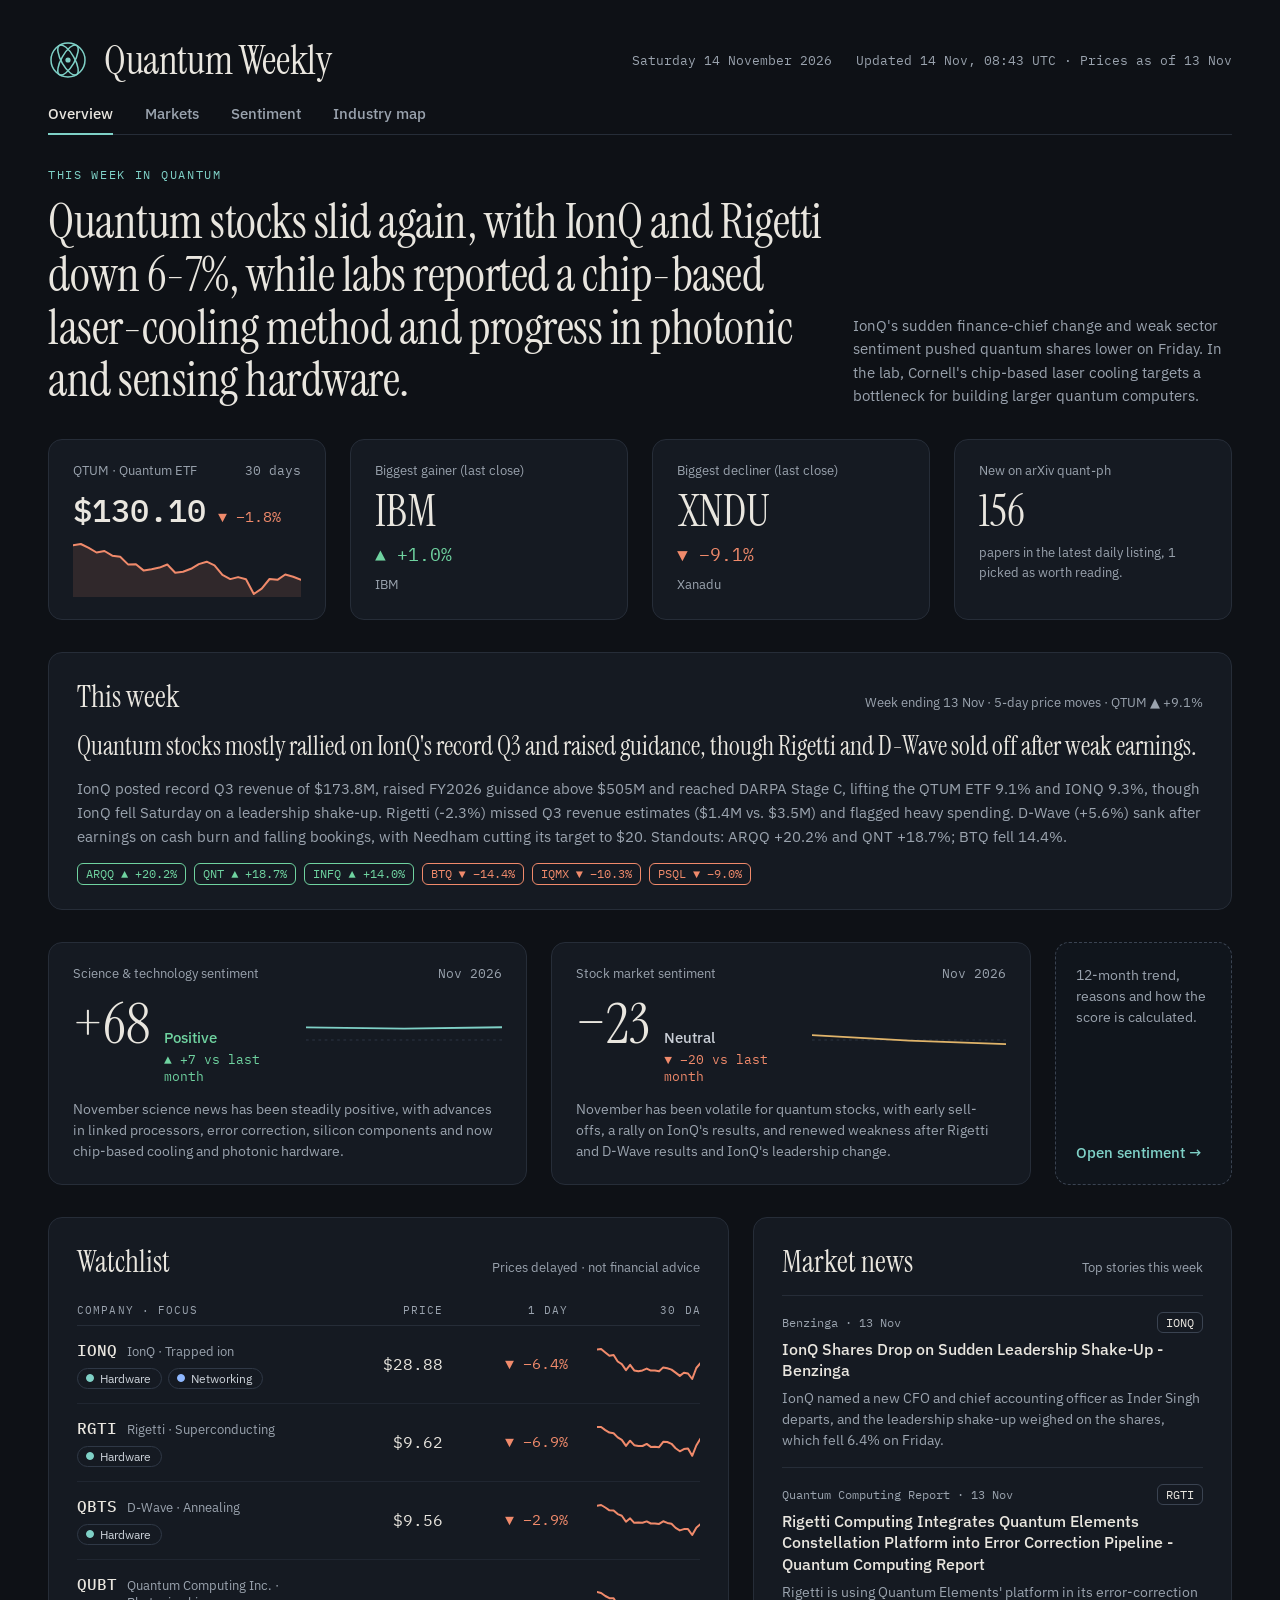
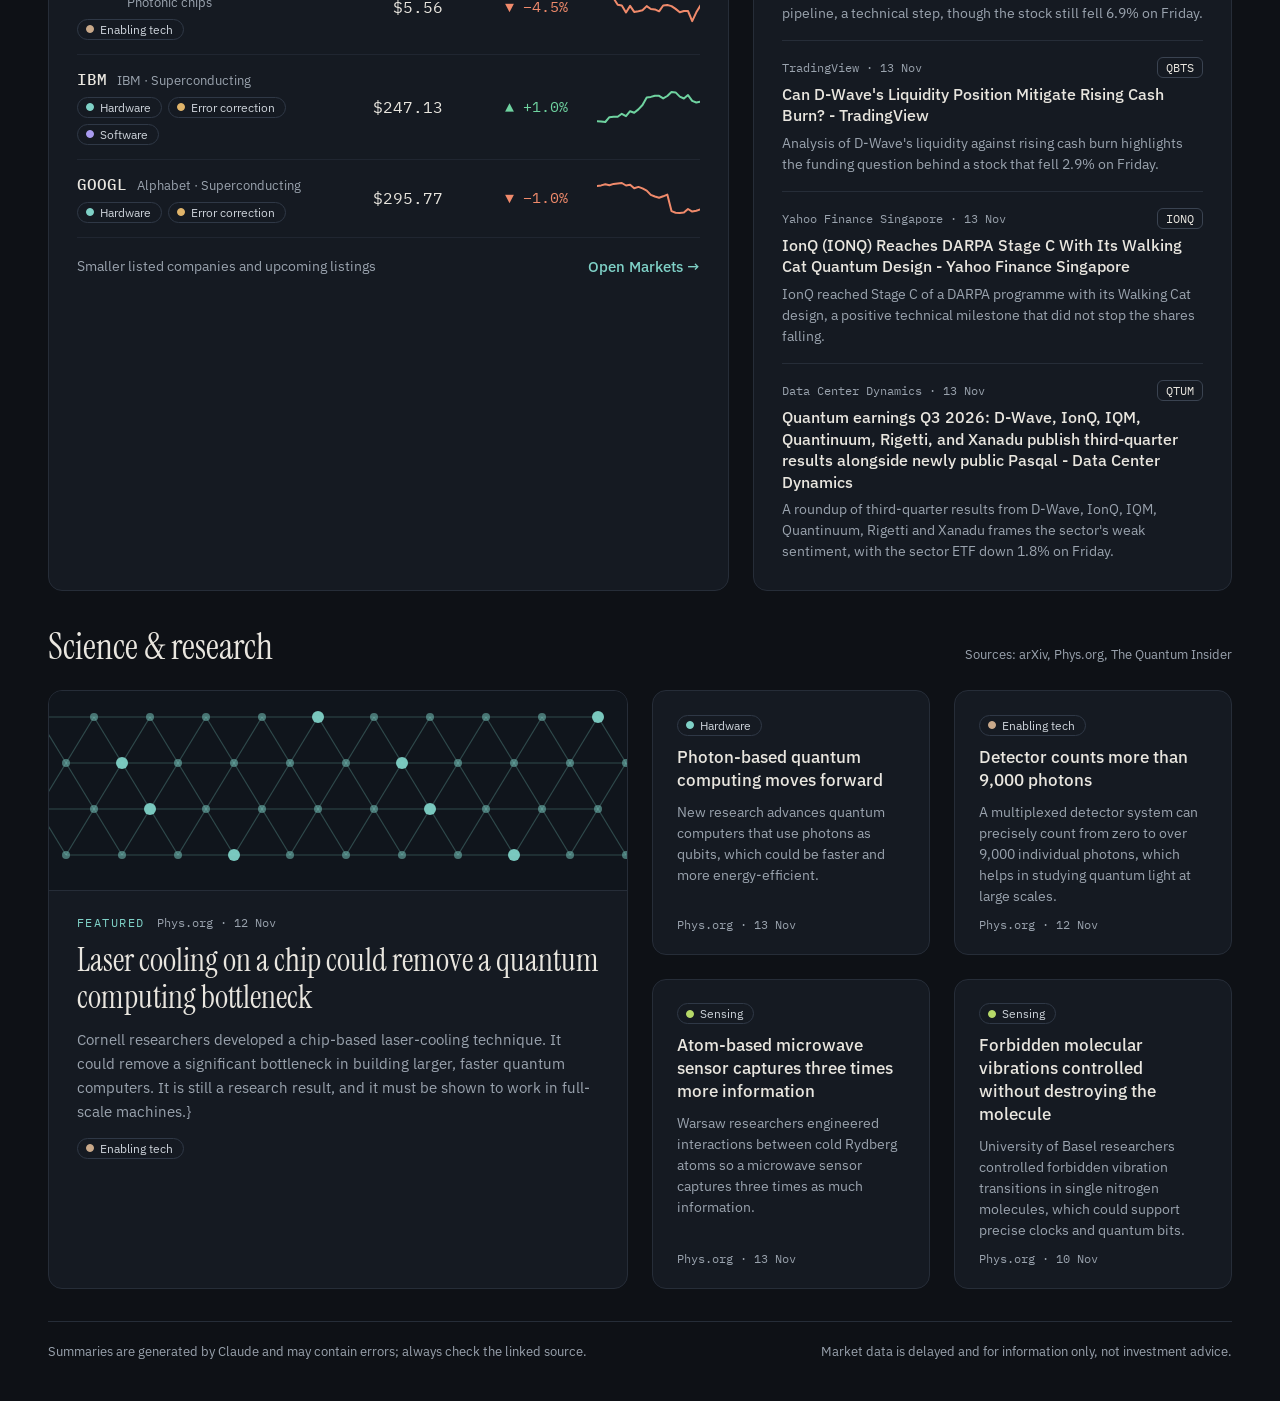
<file: docs/index.html>
<!doctype html>
<html lang="en">
<head>
<meta charset="utf-8">
<meta name="viewport" content="width=device-width, initial-scale=1">
<title>Quantum Weekly · Overview</title>
<meta name="description" content="A weekly dashboard on quantum computing: stocks, sentiment and scientific progress.">
<link rel="preconnect" href="https://fonts.googleapis.com">
<link rel="preconnect" href="https://fonts.gstatic.com" crossorigin>
<link href="https://fonts.googleapis.com/css2?family=Instrument+Serif:ital@0;1&family=IBM+Plex+Sans:wght@400;500;600&family=IBM+Plex+Mono:wght@400;500&display=swap" rel="stylesheet">
<link rel="stylesheet" href="assets/style.css">
</head>
<body data-page="overview">
<div id="app"><div class="page"><div class="loading">Loading the latest data…</div></div></div>
<noscript><div class="page"><div class="loading">This dashboard needs JavaScript to show its data.</div></div></noscript>
<script src="assets/app.js"></script>
</body>
</html>
</file>
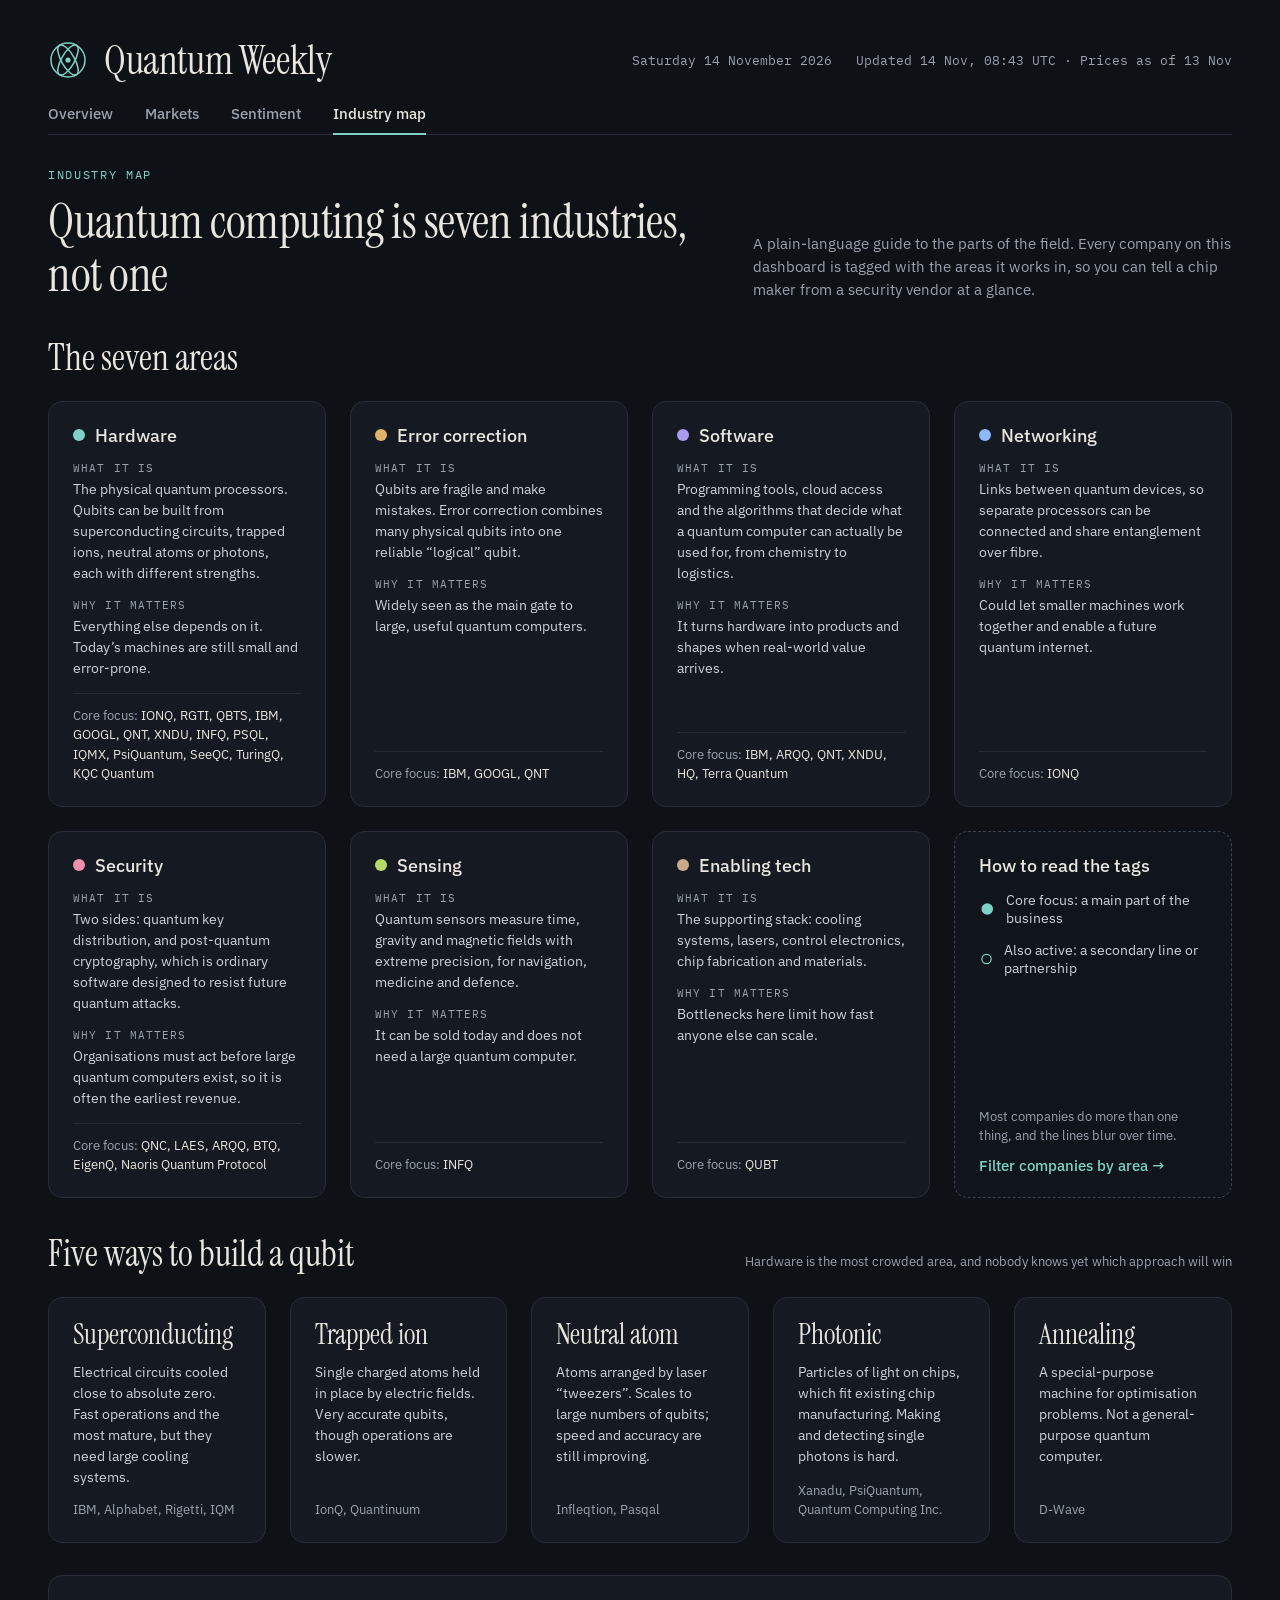
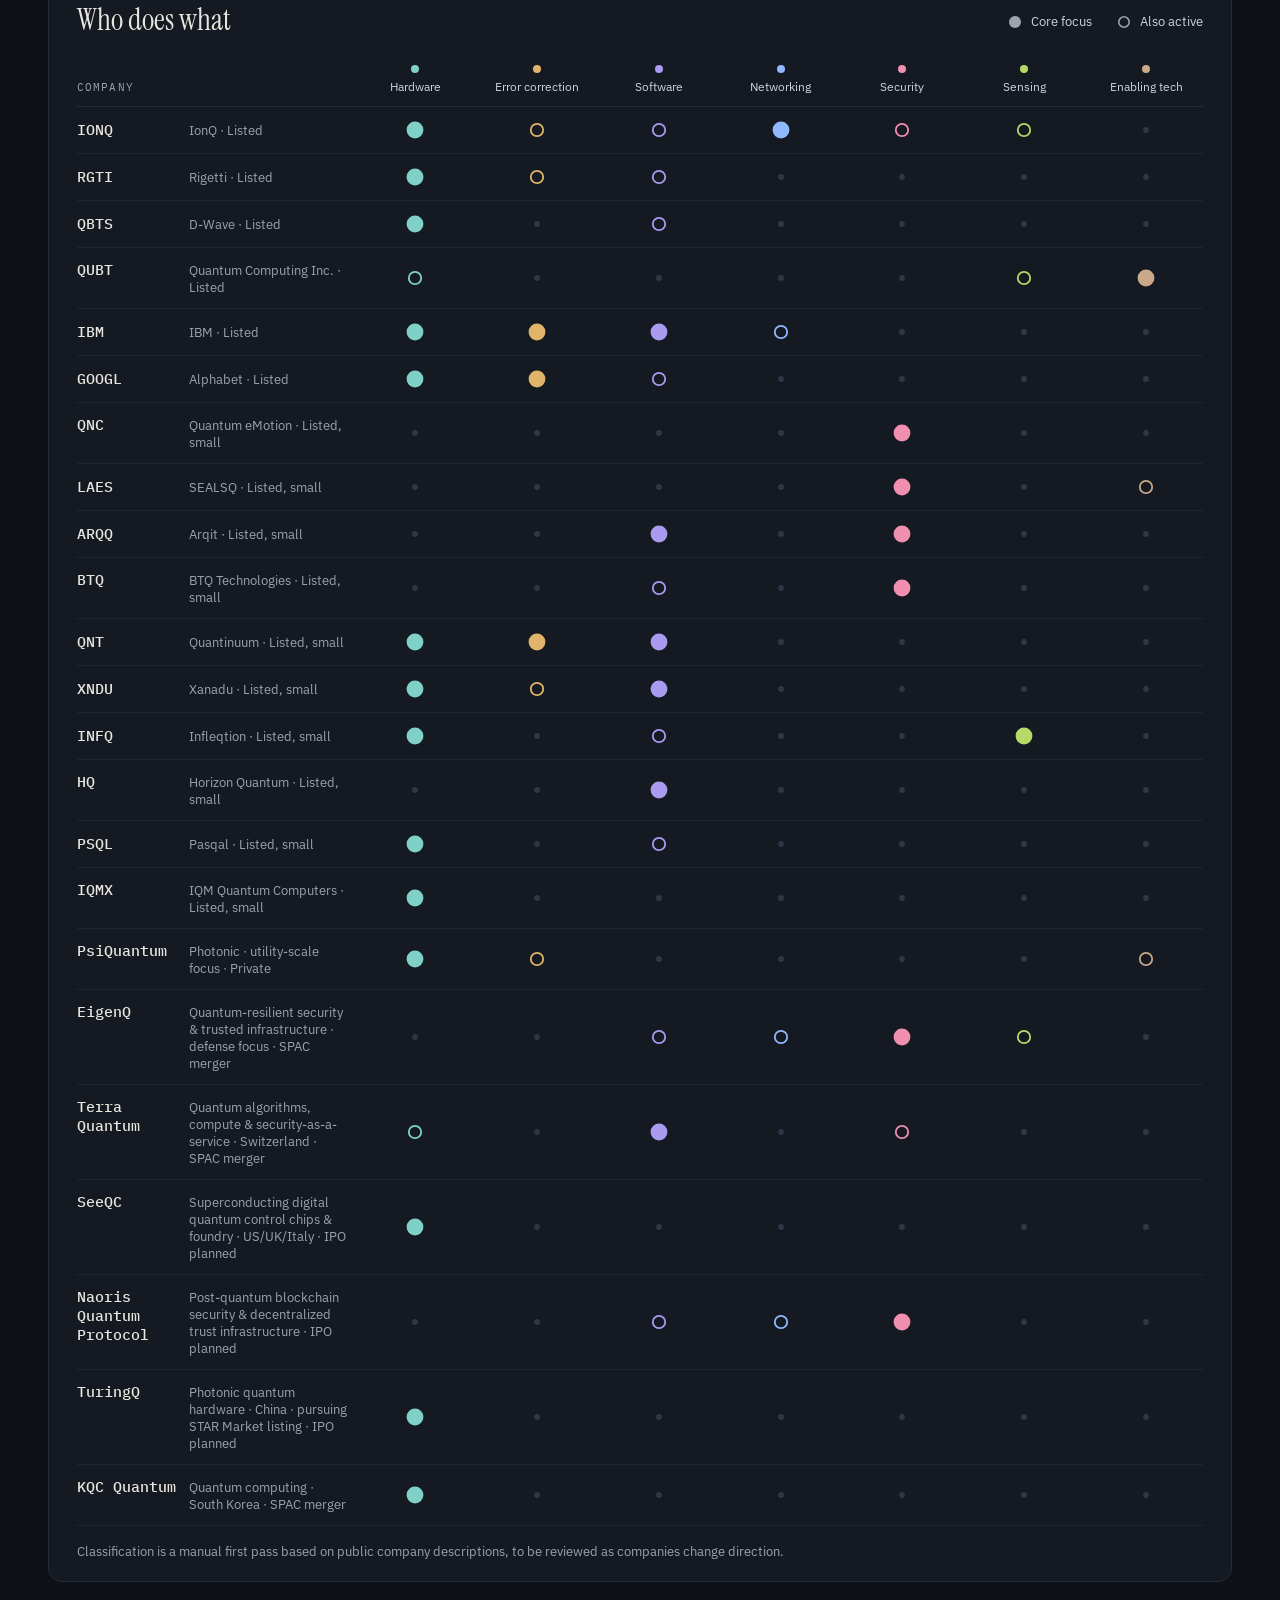
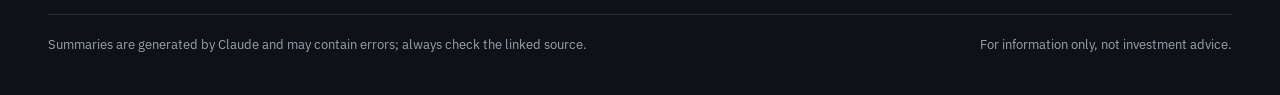
<file: docs/industry.html>
<!doctype html>
<html lang="en">
<head>
<meta charset="utf-8">
<meta name="viewport" content="width=device-width, initial-scale=1">
<title>Quantum Weekly · Industry map</title>
<meta name="description" content="A weekly dashboard on quantum computing: stocks, sentiment and scientific progress.">
<link rel="preconnect" href="https://fonts.googleapis.com">
<link rel="preconnect" href="https://fonts.gstatic.com" crossorigin>
<link href="https://fonts.googleapis.com/css2?family=Instrument+Serif:ital@0;1&family=IBM+Plex+Sans:wght@400;500;600&family=IBM+Plex+Mono:wght@400;500&display=swap" rel="stylesheet">
<link rel="stylesheet" href="assets/style.css">
</head>
<body data-page="industry">
<div id="app"><div class="page"><div class="loading">Loading the latest data…</div></div></div>
<noscript><div class="page"><div class="loading">This dashboard needs JavaScript to show its data.</div></div></noscript>
<script src="assets/app.js"></script>
</body>
</html>
</file>
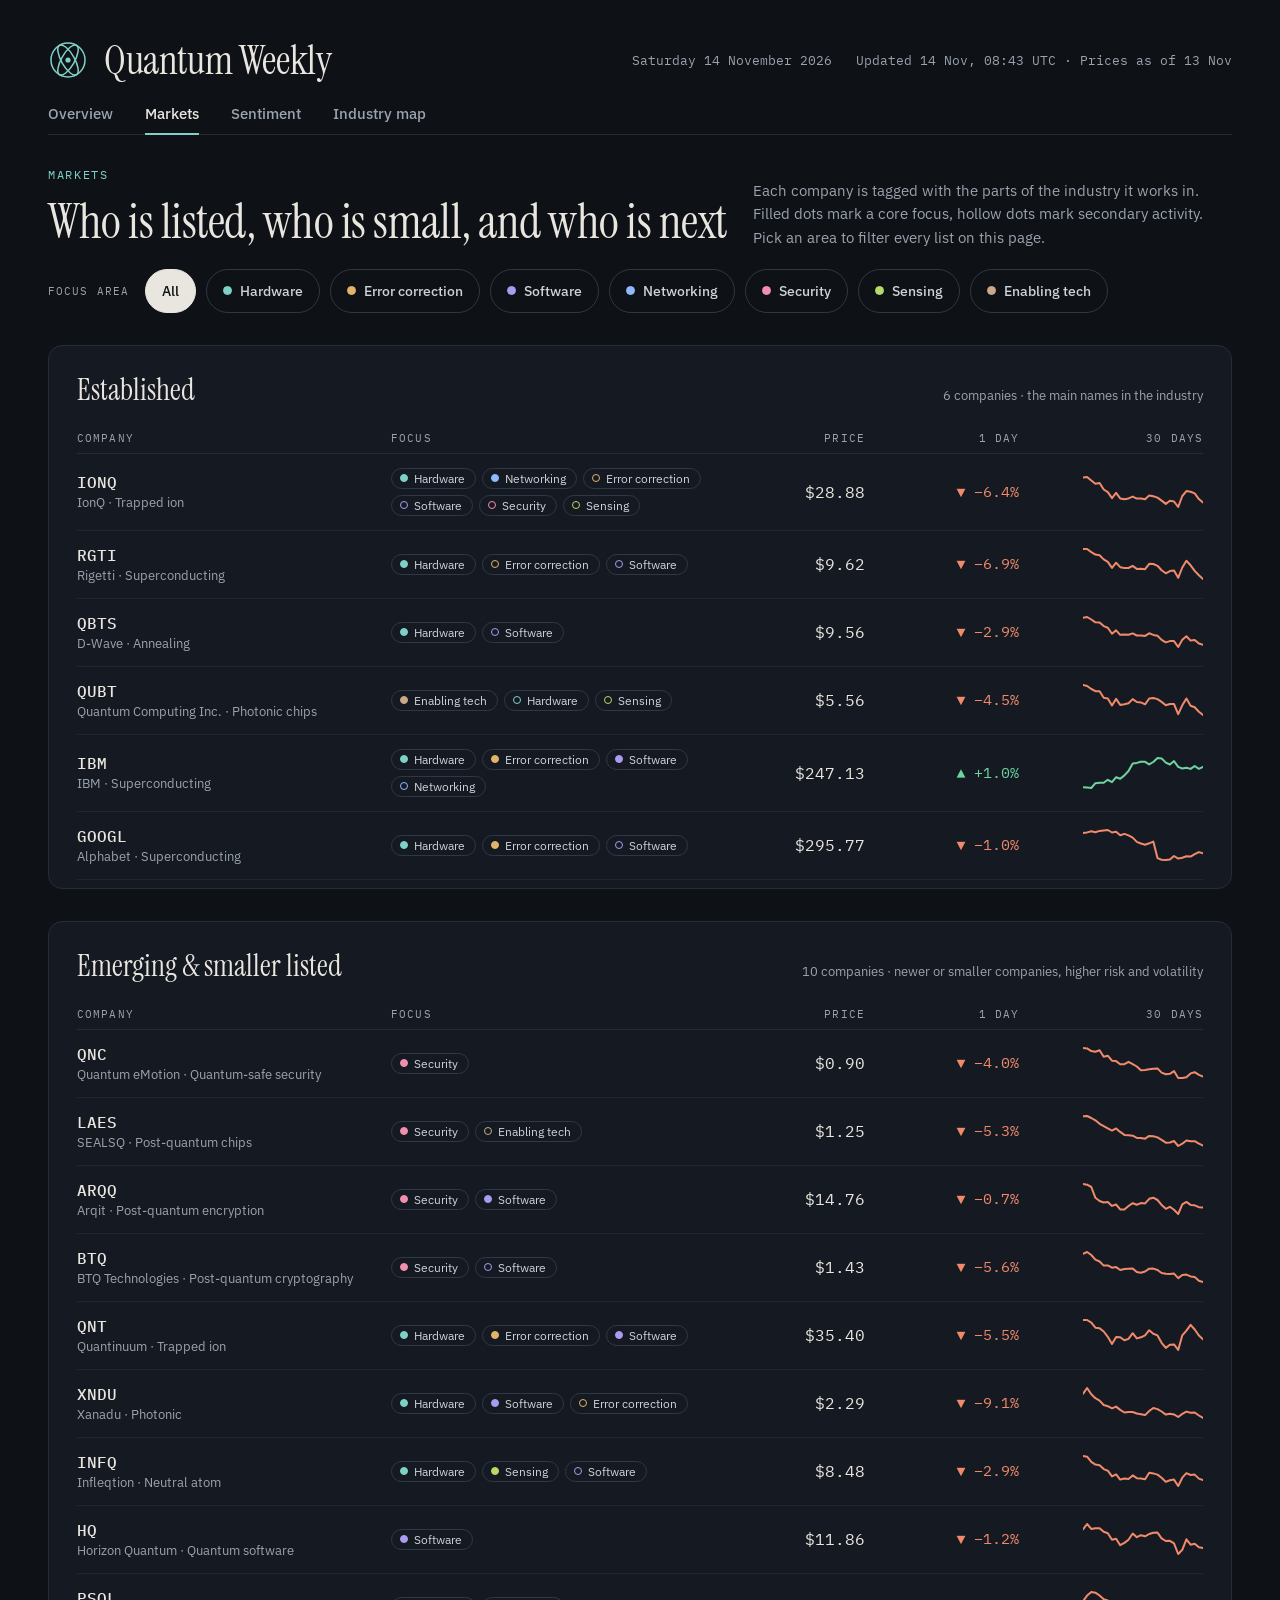
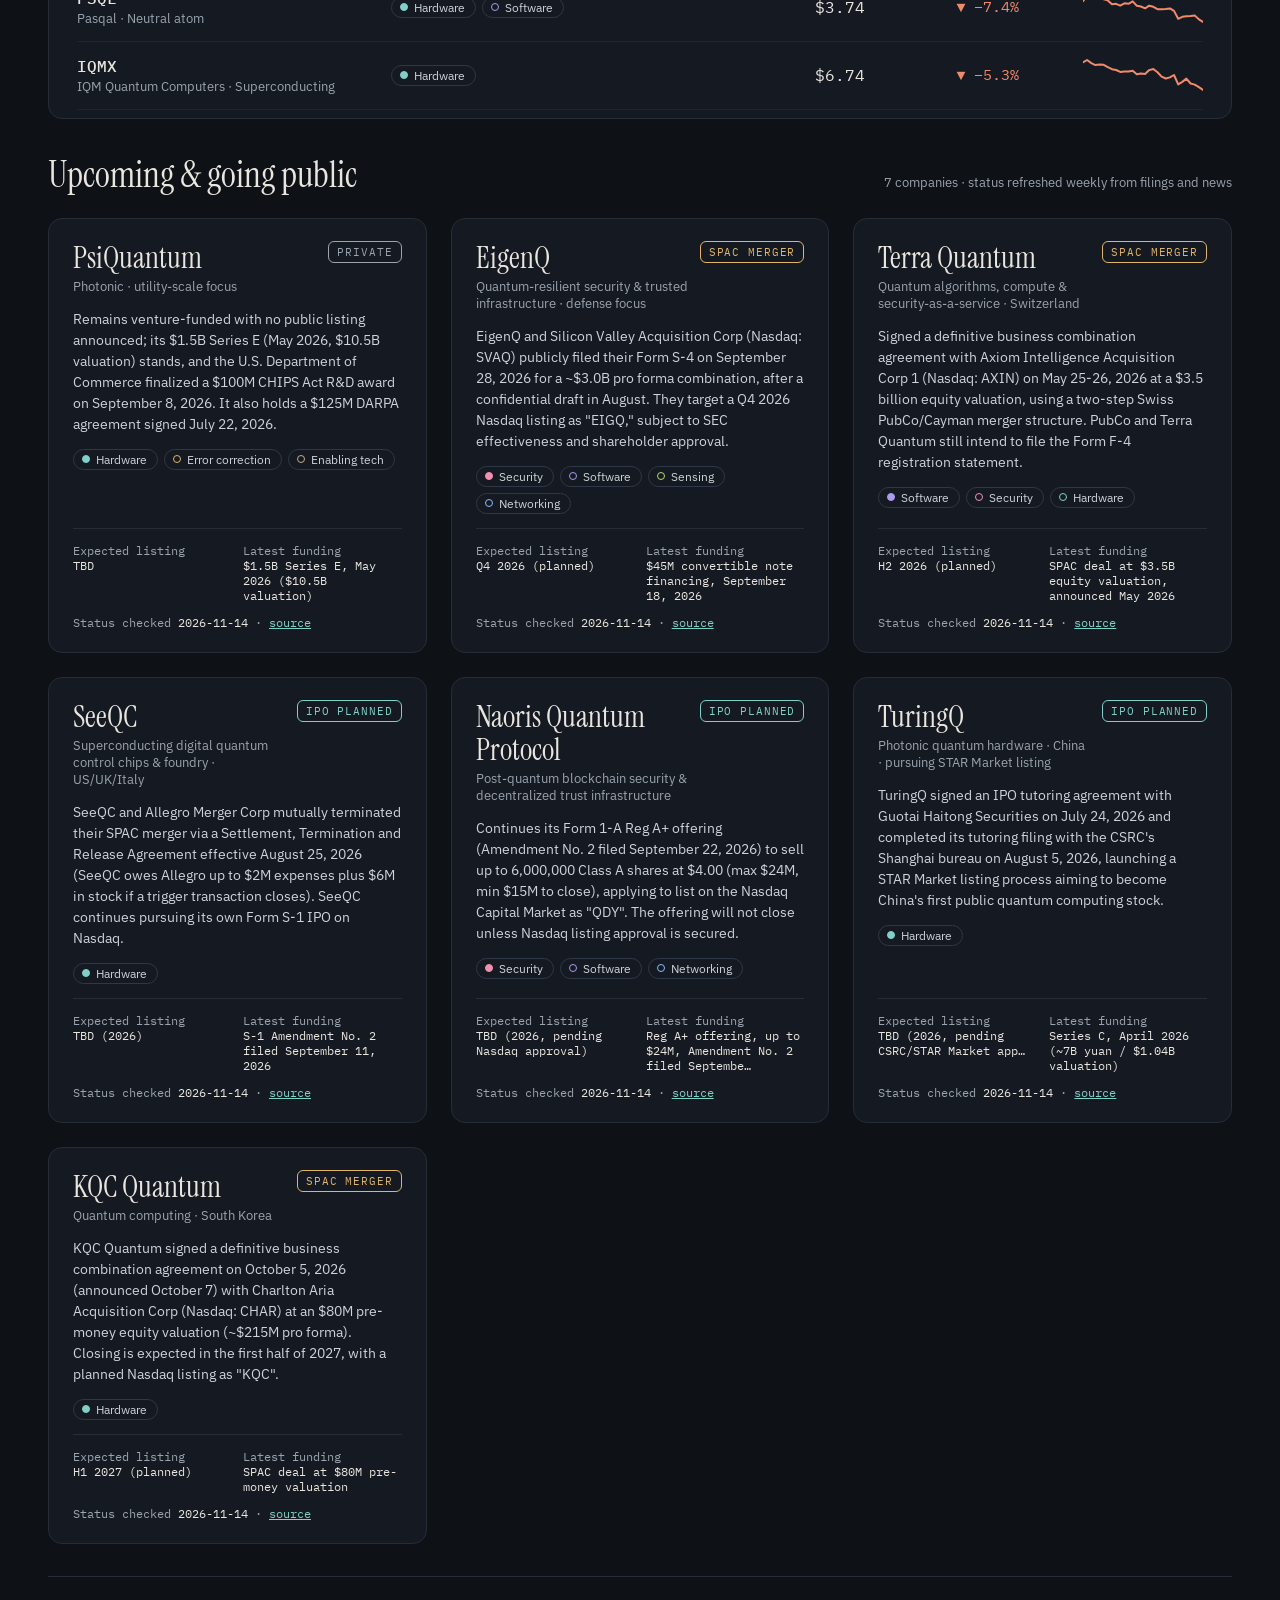
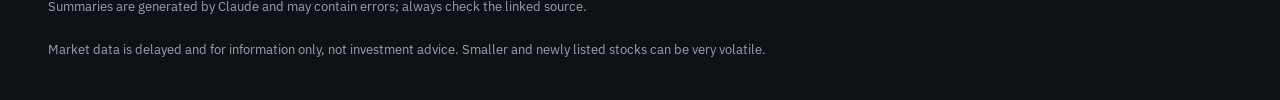
<file: docs/markets.html>
<!doctype html>
<html lang="en">
<head>
<meta charset="utf-8">
<meta name="viewport" content="width=device-width, initial-scale=1">
<title>Quantum Weekly · Markets</title>
<meta name="description" content="A weekly dashboard on quantum computing: stocks, sentiment and scientific progress.">
<link rel="preconnect" href="https://fonts.googleapis.com">
<link rel="preconnect" href="https://fonts.gstatic.com" crossorigin>
<link href="https://fonts.googleapis.com/css2?family=Instrument+Serif:ital@0;1&family=IBM+Plex+Sans:wght@400;500;600&family=IBM+Plex+Mono:wght@400;500&display=swap" rel="stylesheet">
<link rel="stylesheet" href="assets/style.css">
</head>
<body data-page="markets">
<div id="app"><div class="page"><div class="loading">Loading the latest data…</div></div></div>
<noscript><div class="page"><div class="loading">This dashboard needs JavaScript to show its data.</div></div></noscript>
<script src="assets/app.js"></script>
</body>
</html>
</file>
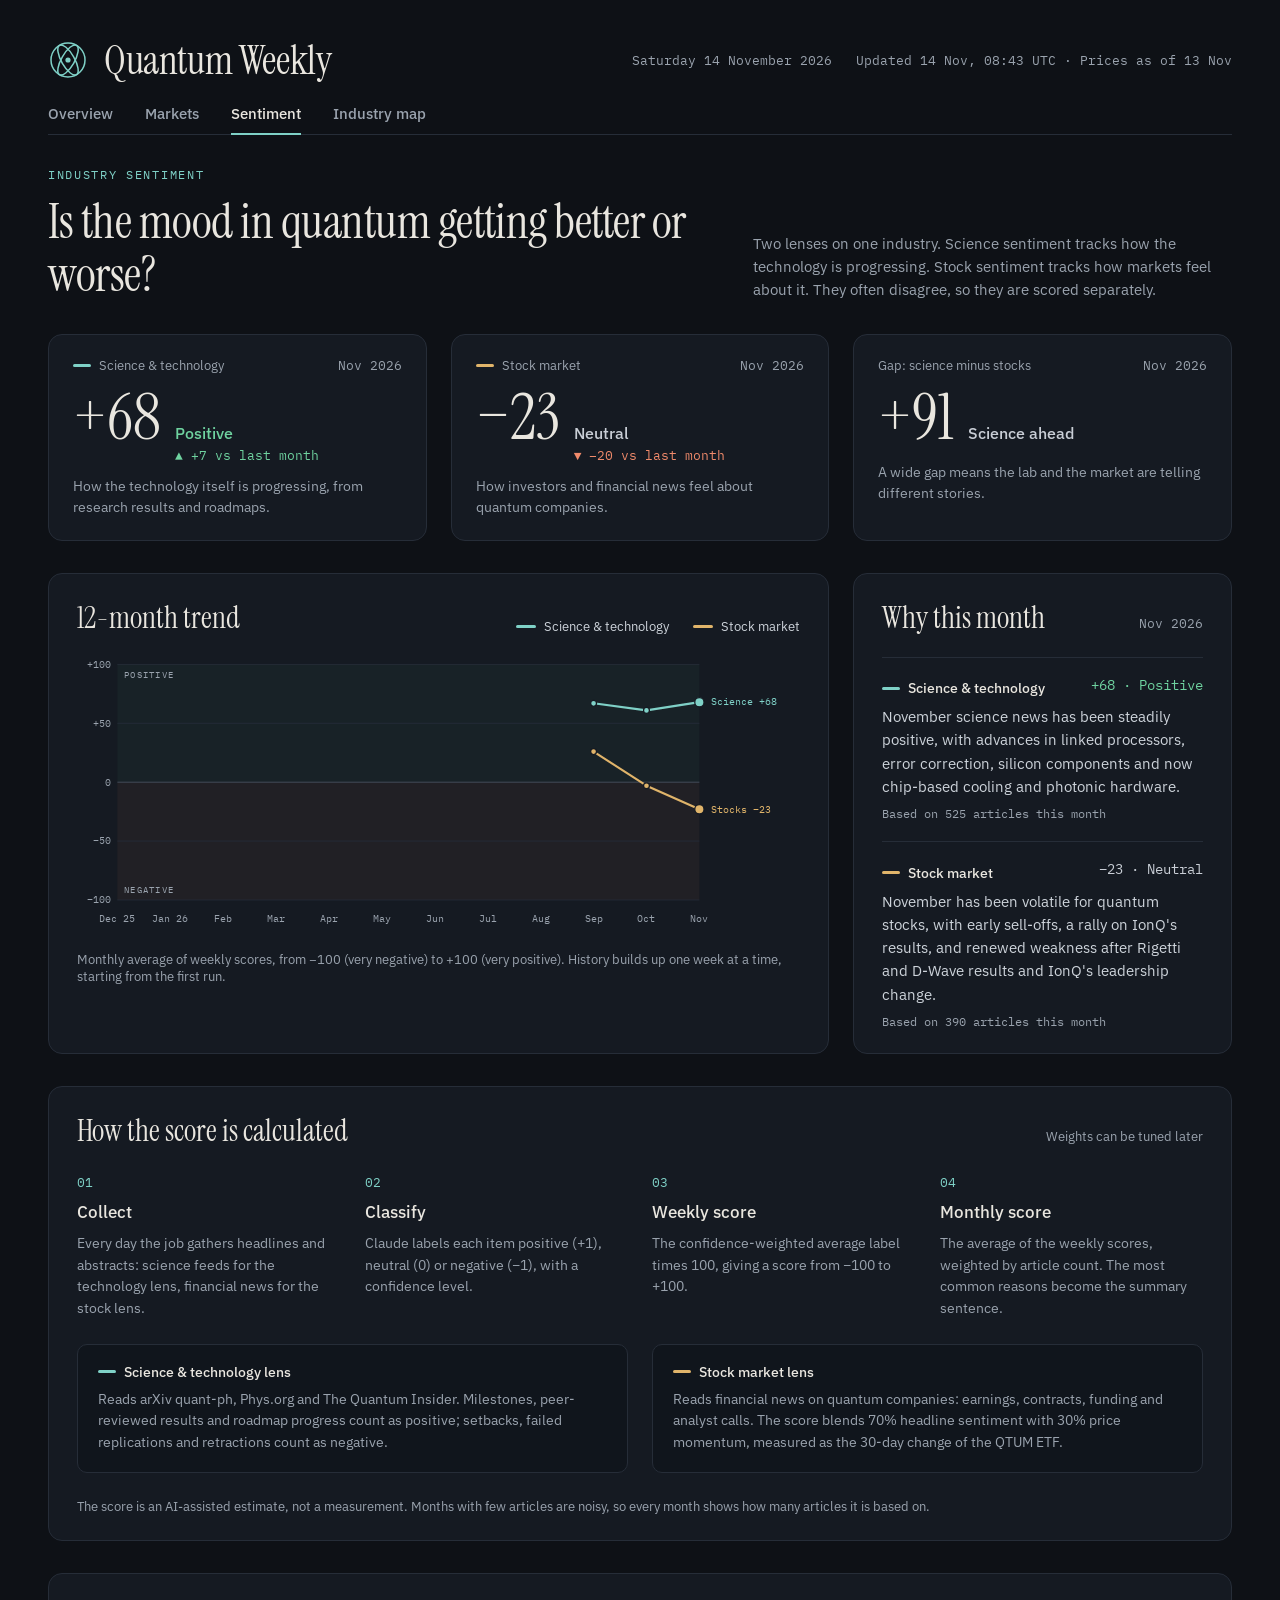
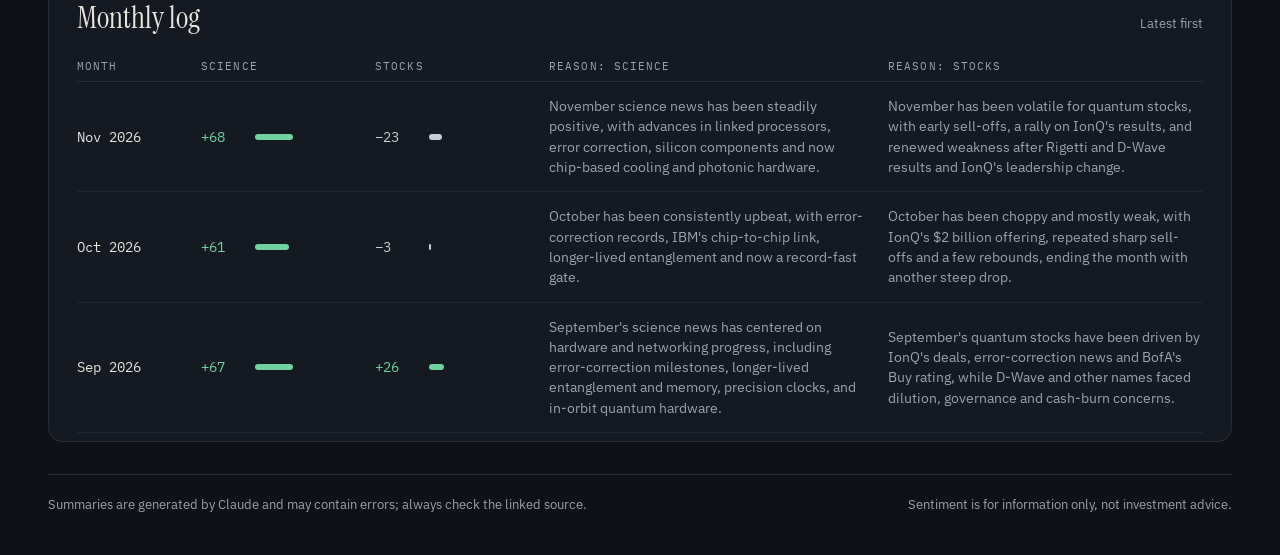
<file: docs/sentiment.html>
<!doctype html>
<html lang="en">
<head>
<meta charset="utf-8">
<meta name="viewport" content="width=device-width, initial-scale=1">
<title>Quantum Weekly · Sentiment</title>
<meta name="description" content="A weekly dashboard on quantum computing: stocks, sentiment and scientific progress.">
<link rel="preconnect" href="https://fonts.googleapis.com">
<link rel="preconnect" href="https://fonts.gstatic.com" crossorigin>
<link href="https://fonts.googleapis.com/css2?family=Instrument+Serif:ital@0;1&family=IBM+Plex+Sans:wght@400;500;600&family=IBM+Plex+Mono:wght@400;500&display=swap" rel="stylesheet">
<link rel="stylesheet" href="assets/style.css">
</head>
<body data-page="sentiment">
<div id="app"><div class="page"><div class="loading">Loading the latest data…</div></div></div>
<noscript><div class="page"><div class="loading">This dashboard needs JavaScript to show its data.</div></div></noscript>
<script src="assets/app.js"></script>
</body>
</html>
</file>
<file: docs/assets/style.css>
:root {
  --bg: #0e1116;
  --panel: #151a22;
  --panel-2: #10151c;
  --line: #262d38;
  --line-2: #202631;
  --line-3: #2f3846;
  --text: #e9e6df;
  --soft: #cdd3da;
  --muted: #9aa3ae;
  --accent: #7fd1c7;
  --up: #6fd3a0;
  --down: #f08a6b;
  --serif: 'Instrument Serif', Georgia, serif;
  --sans: 'IBM Plex Sans', system-ui, sans-serif;
  --mono: 'IBM Plex Mono', ui-monospace, monospace;
}

* { box-sizing: border-box; }
body { margin: 0; background: var(--bg); color: var(--text); font-family: var(--sans); }
a { color: var(--accent); }
a:hover { color: #a6e4dc; }
button { font-family: inherit; }
h1, h2, h3, p { margin: 0; }

.page { max-width: 1440px; min-height: 100vh; margin: 0 auto; padding: 40px 48px; display: flex; flex-direction: column; gap: 32px; }
.grid { display: grid; gap: 24px; }
.g12 { grid-template-columns: repeat(12, minmax(0, 1fr)); }
.g4 { grid-template-columns: repeat(4, minmax(0, 1fr)); }
.g3 { grid-template-columns: repeat(3, minmax(0, 1fr)); }
.g2 { grid-template-columns: repeat(2, minmax(0, 1fr)); }
.g5 { grid-template-columns: repeat(5, minmax(0, 1fr)); }
.s2 { grid-column: span 2; } .s4 { grid-column: span 4; } .s5 { grid-column: span 5; }
.s6 { grid-column: span 6; } .s7 { grid-column: span 7; } .s8 { grid-column: span 8; }
.col { display: flex; flex-direction: column; }
.row { display: flex; align-items: center; }
.between { justify-content: space-between; }
.baseline { align-items: baseline; }
.gap6 { gap: 6px; } .gap8 { gap: 8px; } .gap10 { gap: 10px; } .gap12 { gap: 12px; } .gap14 { gap: 14px; } .gap20 { gap: 20px; } .gap24 { gap: 24px; }
.wrap { flex-wrap: wrap; }
.auto-top { margin-top: auto; }

/* masthead */
.masthead { display: flex; flex-direction: column; gap: 14px; border-bottom: 1px solid var(--line); }
.masthead-top { display: flex; justify-content: space-between; align-items: center; gap: 16px; flex-wrap: wrap; }
.brand { display: flex; align-items: center; gap: 16px; }
.brand-name { font-family: var(--serif); font-size: 40px; line-height: 1; letter-spacing: -0.01em; }
.meta { display: flex; align-items: center; gap: 24px; flex-wrap: wrap; font-family: var(--mono); font-size: 13px; color: var(--muted); }
.nav { display: flex; gap: 32px; flex-wrap: wrap; }
.nav a { padding: 10px 0; font-size: 15px; font-weight: 500; text-decoration: none; color: var(--muted); border-bottom: 2px solid transparent; margin-bottom: -1px; }
.nav a:hover { color: var(--text); }
.nav a[aria-current="page"] { color: var(--text); border-bottom-color: var(--accent); }

/* type */
.eyebrow { font-family: var(--mono); font-size: 12px; letter-spacing: 0.14em; text-transform: uppercase; color: var(--accent); }
.h1 { font-family: var(--serif); font-weight: 400; font-size: 48px; line-height: 1.1; letter-spacing: -0.01em; }
.h2 { font-family: var(--serif); font-weight: 400; font-size: 30px; }
.h2-lg { font-family: var(--serif); font-weight: 400; font-size: 36px; }
.lead { font-size: 15px; line-height: 1.55; color: var(--muted); }
.small { font-size: 13px; color: var(--muted); }
.mono { font-family: var(--mono); }
.label-mono { font-family: var(--mono); font-size: 11px; letter-spacing: 0.1em; text-transform: uppercase; color: var(--muted); }
.muted { color: var(--muted); }
.soft { color: var(--soft); }

/* cards */
.card { background: var(--panel); border: 1px solid var(--line); border-radius: 14px; padding: 22px 24px; }
.card-lg { background: var(--panel); border: 1px solid var(--line); border-radius: 14px; padding: 24px 28px; }
.card-flat { background: var(--panel-2); border: 1px solid var(--line); border-radius: 10px; padding: 18px 20px; }
.card-dashed { background: var(--panel-2); border: 1px dashed #3a4351; border-radius: 14px; padding: 22px 20px; }
.card-head { display: flex; justify-content: space-between; align-items: baseline; gap: 16px; flex-wrap: wrap; margin-bottom: 14px; }
.stat-label { font-size: 13px; color: var(--muted); }
.stat-big { font-family: var(--serif); font-size: 44px; line-height: 1; }
.stat-num { font-family: var(--mono); font-size: 32px; font-weight: 500; }

/* chips */
.chip { display: inline-flex; align-items: center; gap: 6px; font-size: 12px; color: var(--soft); border: 1px solid var(--line-3); border-radius: 999px; padding: 2px 10px 2px 8px; }
.dot { display: inline-block; width: 8px; height: 8px; border-radius: 50%; border: 1.5px solid; flex: none; }
.tag { font-family: var(--mono); font-size: 12px; border: 1px solid #3a4351; border-radius: 6px; padding: 2px 8px; }
.route { font-family: var(--mono); font-size: 11px; letter-spacing: 0.08em; text-transform: uppercase; white-space: nowrap; border: 1px solid; border-radius: 6px; padding: 3px 8px; }
.pill { display: inline-flex; align-items: center; gap: 8px; min-height: 44px; padding: 0 16px; border-radius: 999px; font-size: 14px; font-weight: 500; cursor: pointer; background: transparent; color: var(--soft); border: 1px solid var(--line-3); }
.pill:hover { border-color: var(--muted); }
.pill[aria-pressed="true"] { background: var(--text); color: var(--bg); border-color: var(--text); }
.pill:focus-visible { outline: 2px solid var(--accent); outline-offset: 2px; }
.swatch { display: inline-block; width: 18px; height: 3px; border-radius: 2px; }

/* tables */
.scroll-x { overflow-x: auto; }
.trow { display: grid; column-gap: 24px; align-items: center; padding: 14px 0; border-bottom: 1px solid var(--line-2); min-width: 640px; }
.thead { padding: 8px 0; border-bottom: 1px solid var(--line); font-family: var(--mono); font-size: 11px; letter-spacing: 0.1em; text-transform: uppercase; color: var(--muted); }
.t-stocks { grid-template-columns: 2fr 2.2fr 0.9fr 0.9fr 1.1fr; }
.t-watch { grid-template-columns: 2fr 0.9fr 0.9fr 1.1fr; column-gap: 16px; }
.t-log { grid-template-columns: 100px 150px 150px 1fr 1fr; min-width: 900px; }
.t-matrix { grid-template-columns: 2.4fr repeat(7, minmax(0, 1fr)); column-gap: 8px; padding: 12px 0; min-width: 900px; }
.right { text-align: right; }
.sym { font-family: var(--mono); font-size: 16px; font-weight: 500; }
.price { font-family: var(--mono); font-size: 16px; }
.chg { font-family: var(--mono); font-size: 15px; }
.spark-cell { display: flex; justify-content: flex-end; }
.stale { font-family: var(--mono); font-size: 11px; color: var(--muted); }
.empty { padding: 24px 0; font-size: 14px; color: var(--muted); }

/* news + science */
.news { display: flex; flex-direction: column; gap: 6px; padding: 16px 0; border-top: 1px solid var(--line); }
.news-title { font-size: 16px; font-weight: 500; line-height: 1.35; color: var(--text); text-decoration: none; }
.news-title:hover { color: var(--accent); }
.feat-art { height: 200px; background: var(--panel-2); border-bottom: 1px solid var(--line); }
.feat-title { font-family: var(--serif); font-size: 32px; line-height: 1.15; color: var(--text); text-decoration: none; }
.feat-title:hover { color: var(--accent); }
.item-title { font-size: 17px; font-weight: 500; line-height: 1.35; color: var(--text); text-decoration: none; }
.item-title:hover { color: var(--accent); }
.body { font-size: 14px; line-height: 1.5; color: var(--muted); }
.body-lg { font-size: 15px; line-height: 1.6; color: var(--muted); }

.kicker { font-family: var(--mono); font-size: 11px; letter-spacing: 0.1em; text-transform: uppercase; color: var(--muted); }
.link-arrow { font-size: 15px; font-weight: 500; color: var(--accent); text-decoration: none; }
.link-arrow:hover { text-decoration: underline; }

.footer { margin-top: auto; border-top: 1px solid var(--line); padding-top: 20px; display: flex; justify-content: space-between; gap: 24px; flex-wrap: wrap; font-size: 13px; line-height: 1.5; color: var(--muted); }
.notice { border: 1px solid #3a4351; border-radius: 10px; padding: 12px 16px; font-size: 14px; color: var(--soft); background: var(--panel-2); }
.loading { padding: 80px 0; text-align: center; color: var(--muted); }

@media (max-width: 1100px) {
  .g4 { grid-template-columns: repeat(2, minmax(0, 1fr)); }
  .g5 { grid-template-columns: repeat(2, minmax(0, 1fr)); }
  .g3 { grid-template-columns: repeat(2, minmax(0, 1fr)); }
  .s2, .s4, .s5, .s6, .s7, .s8 { grid-column: span 12; }
}
@media (max-width: 700px) {
  .page { padding: 24px 16px; gap: 24px; }
  .g4, .g3, .g2, .g5 { grid-template-columns: minmax(0, 1fr); }
  .h1 { font-size: 34px; }
  .brand-name { font-size: 32px; }
  .nav { gap: 20px; }
  .card-lg { padding: 20px; }
}
</file>
